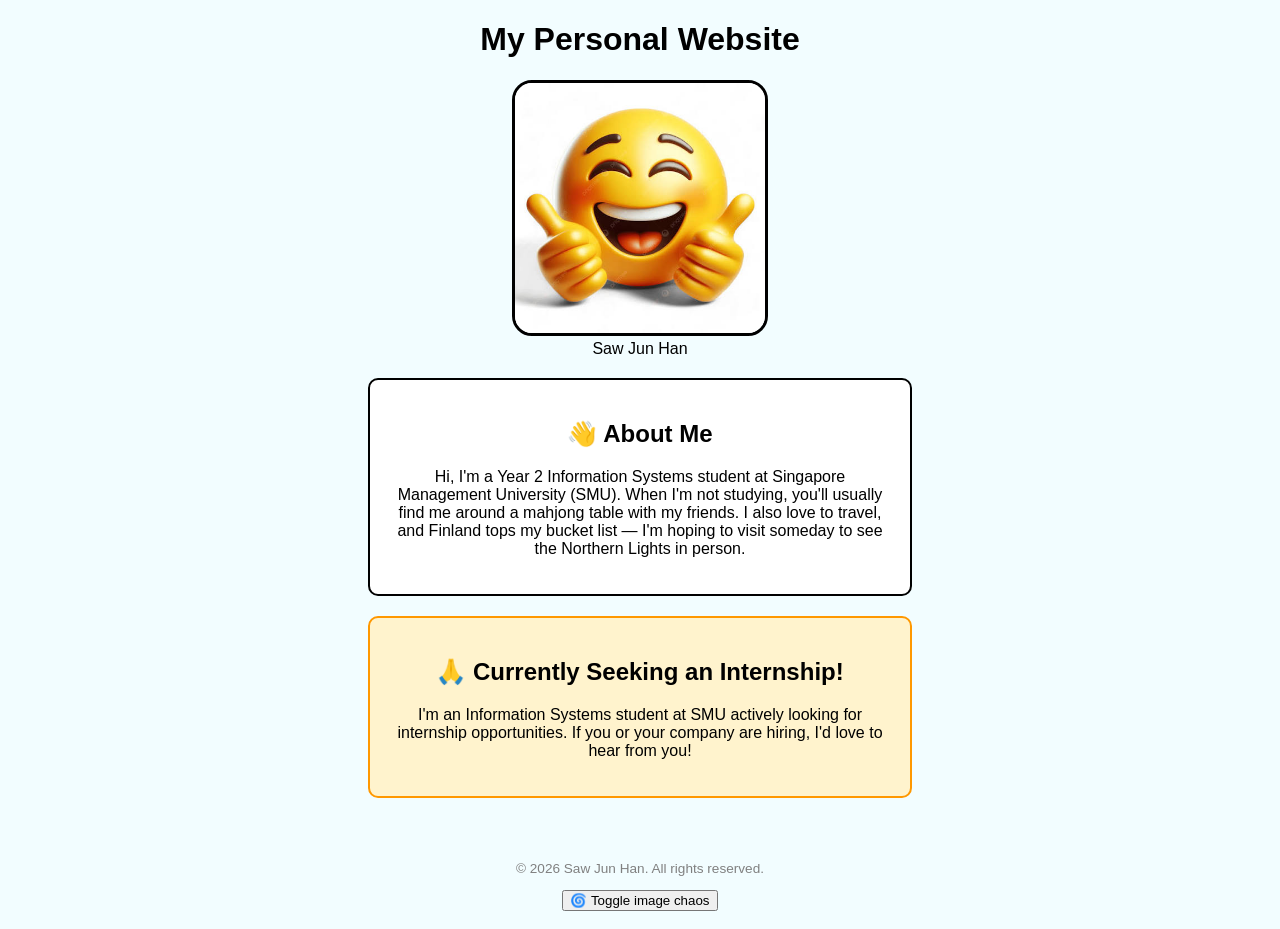
<file: index.html>
<!DOCTYPE html>
<html lang="en">
<head>
    <meta charset="UTF-8" />
    <title>Saw Jun Han — Personal Website</title>
    <link rel="stylesheet" href="mestyles.css"/>
</head>
<body>

    <h1>My Personal Website</h1>

    <!-- 1. Photo of myself -->
    <figure>
        <img src="meimages/me.png" alt="Cartoonised photo of me smiling" />
        <figcaption>Saw Jun Han</figcaption>
    </figure>

    <!-- 2. YouTube video: favorite travel destination (autoplay, muted) -->
    <iframe
        width="560"
        height="315"
        src="https://www.youtube.com/embed/93QUsSxqAfk?autoplay=1&mute=1"
        title="My favorite travel destination"
        frameborder="0"
        allow="autoplay; encrypted-media"
        allowfullscreen>
    </iframe>

    <!-- 3. Biography (will be boxed with CSS later) -->
    <div class="bio-box">
        <h2>👋 About Me</h2>
        <p>
            Hi, I'm a Year 2 Information Systems student at Singapore Management University (SMU).
            When I'm not studying, you'll usually find me around a mahjong table with my friends.
            I also love to travel, and Finland tops my bucket list — I'm hoping to visit someday
            to see the Northern Lights in person.
        </p>
        <span class="wave-emoji" style="--i:0;">👋</span>
        <span class="wave-emoji" style="--i:1;">👋</span>
        <span class="wave-emoji" style="--i:2;">👋</span>
        <span class="wave-emoji" style="--i:3;">👋</span>
        <span class="wave-emoji" style="--i:4;">👋</span>
        <span class="wave-emoji" style="--i:5;">👋</span>
        <span class="wave-emoji" style="--i:6;">👋</span>
        <span class="wave-emoji" style="--i:7;">👋</span>
    </div>

    <!-- 4. Extra: looking for an internship -->
    <section class="internship-callout">
        <h2>🙏 Currently Seeking an Internship!</h2>
        <p>
            I'm an Information Systems student at SMU actively looking for internship opportunities.
            If you or your company are hiring, I'd love to hear from you!
        </p>
        <span class="pray-emoji" style="--i:0;">🙏</span>
        <span class="pray-emoji" style="--i:1;">🙏</span>
        <span class="pray-emoji" style="--i:2;">🙏</span>
        <span class="pray-emoji" style="--i:3;">🙏</span>
        <span class="pray-emoji" style="--i:4;">🙏</span>
        <span class="pray-emoji" style="--i:5;">🙏</span>
        <span class="pray-emoji" style="--i:6;">🙏</span>
        <span class="pray-emoji" style="--i:7;">🙏</span>
    </section>


    <footer>
        <p>&copy; 2026 Saw Jun Han. All rights reserved.</p>
        <button id="chaos-toggle" type="button">🌀 Toggle image chaos</button>
    </footer>

    <script>
        (function () {
            var timerId = null;
            var frame = 0;
            var button = document.getElementById('chaos-toggle');

            function tick() {
                var images = document.getElementsByTagName('img');
                for (var i = 0; i < images.length; i++) {
                    var style = images[i].style;
                    style.position = 'fixed';
                    style.left = (Math.sin(frame * 0.1 + i * 0.25 + 1.6) * 300 + 300) + 'px';
                    style.top = (Math.cos(frame * 0.05 + i * 0.24 + 0.24) * 200 + 200) + 'px';
                }
                frame++;
            }

            function stop() {
                clearInterval(timerId);
                timerId = null;
                var images = document.getElementsByTagName('img');
                for (var i = 0; i < images.length; i++) {
                    images[i].style.position = '';
                    images[i].style.left = '';
                    images[i].style.top = '';
                }
                button.textContent = '🌀 Toggle image chaos';
            }

            function start() {
                frame = 0;
                timerId = setInterval(tick, 30);
                button.textContent = '🛑 Stop image chaos';
            }

            button.addEventListener('click', function () {
                if (timerId) {
                    stop();
                } else {
                    start();
                }
            });
        })();
    </script>

</body>
</file>
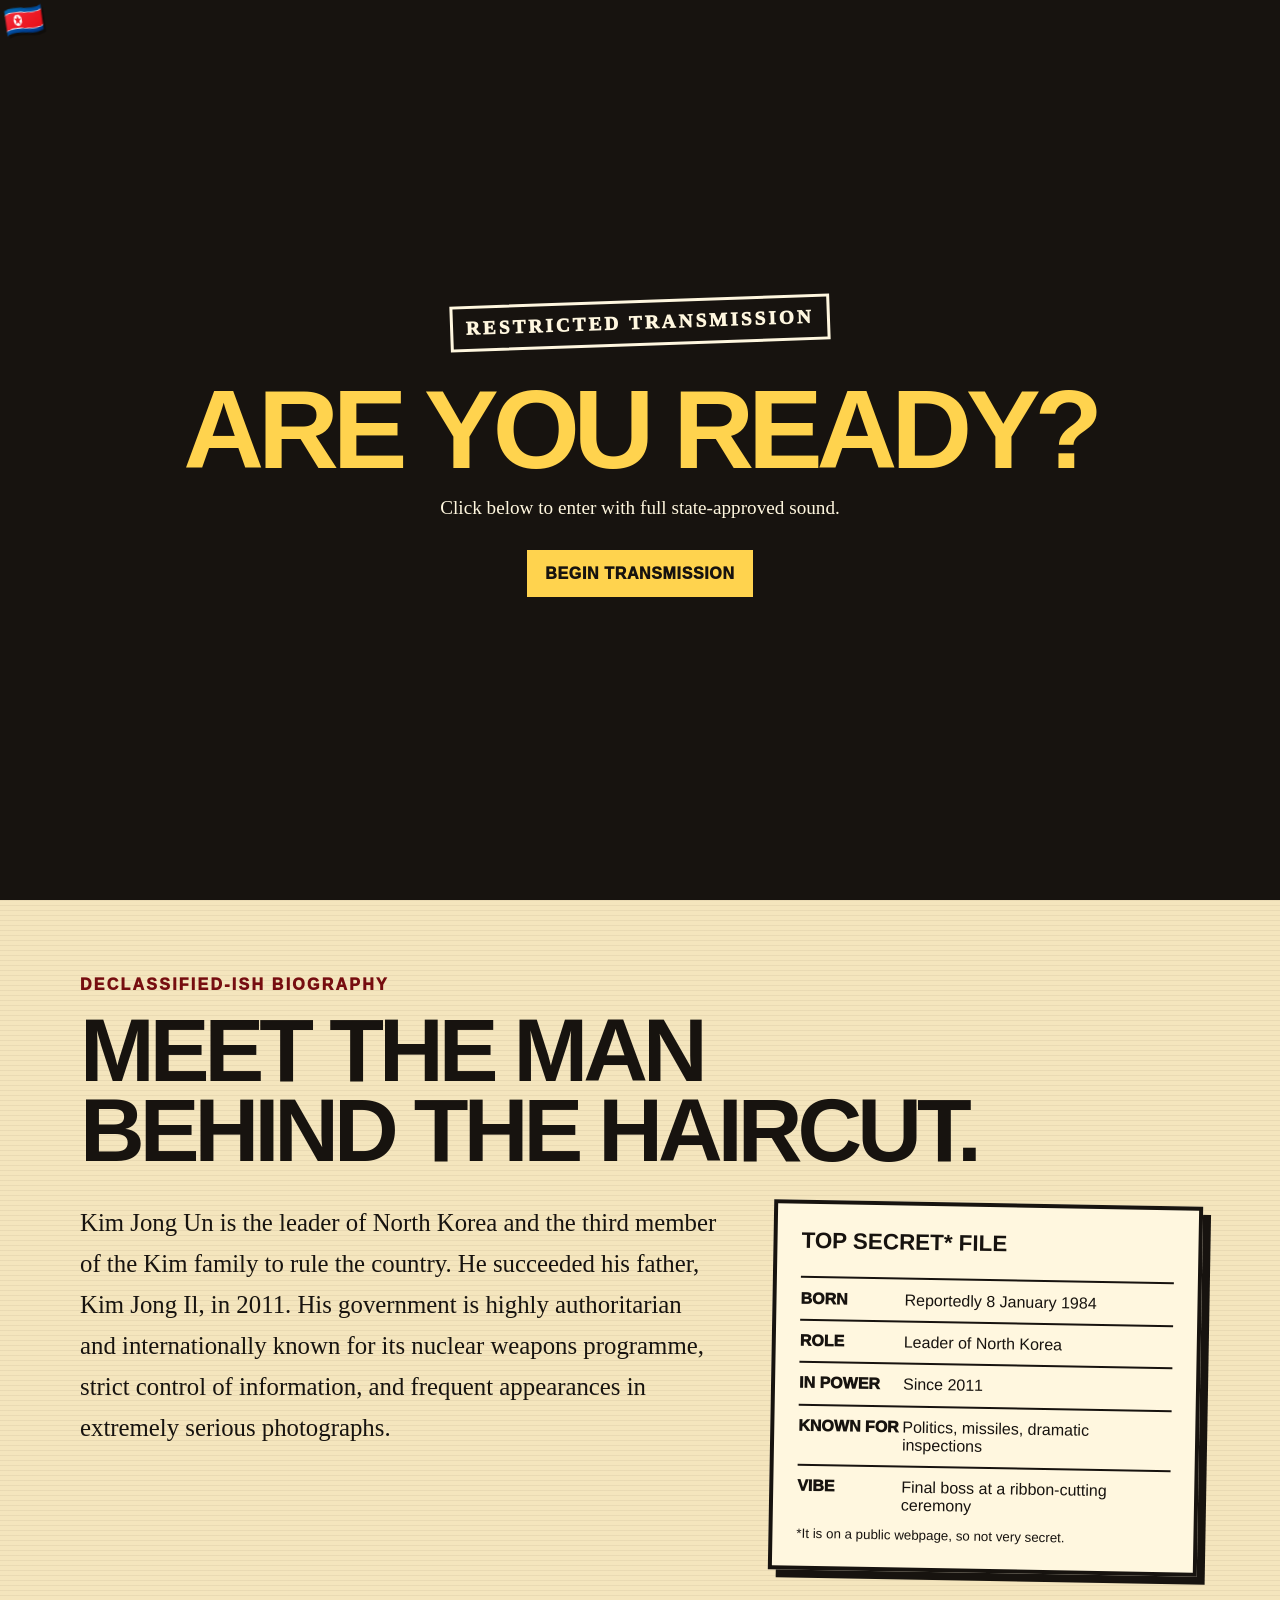
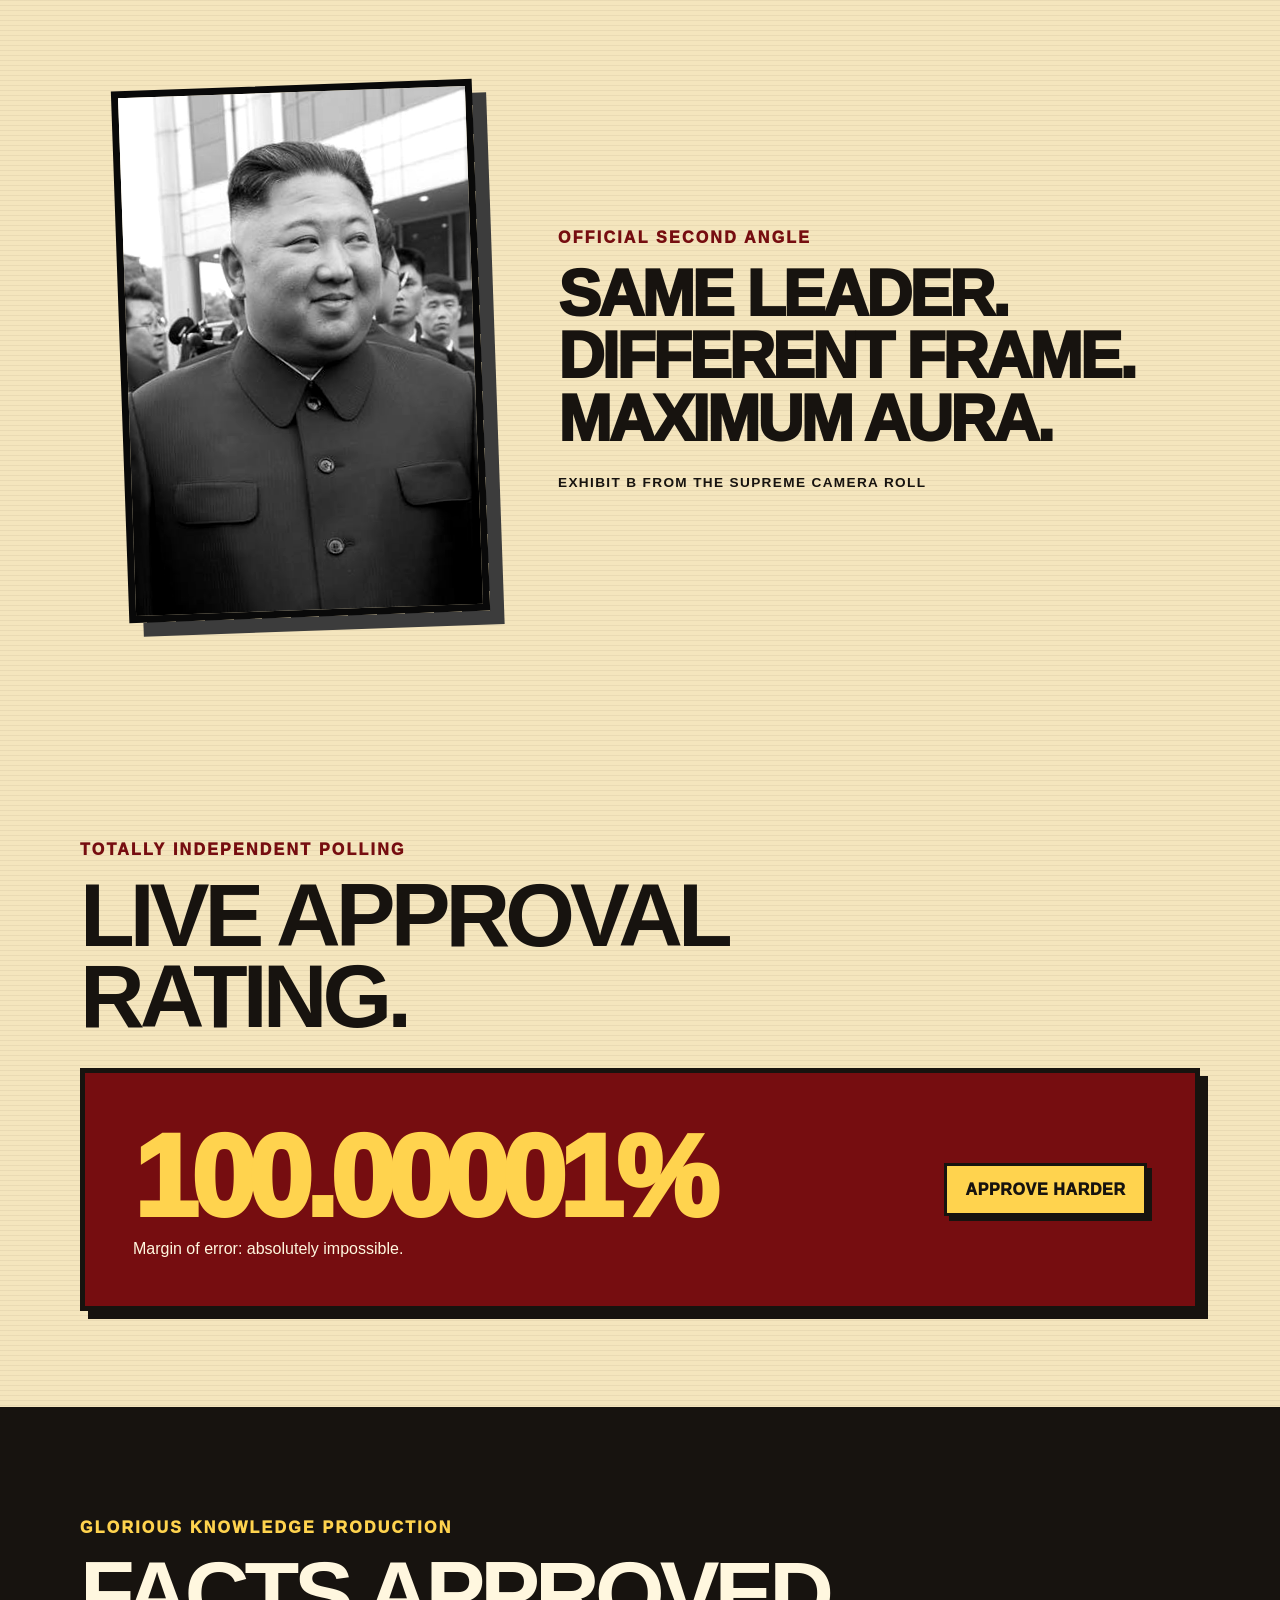
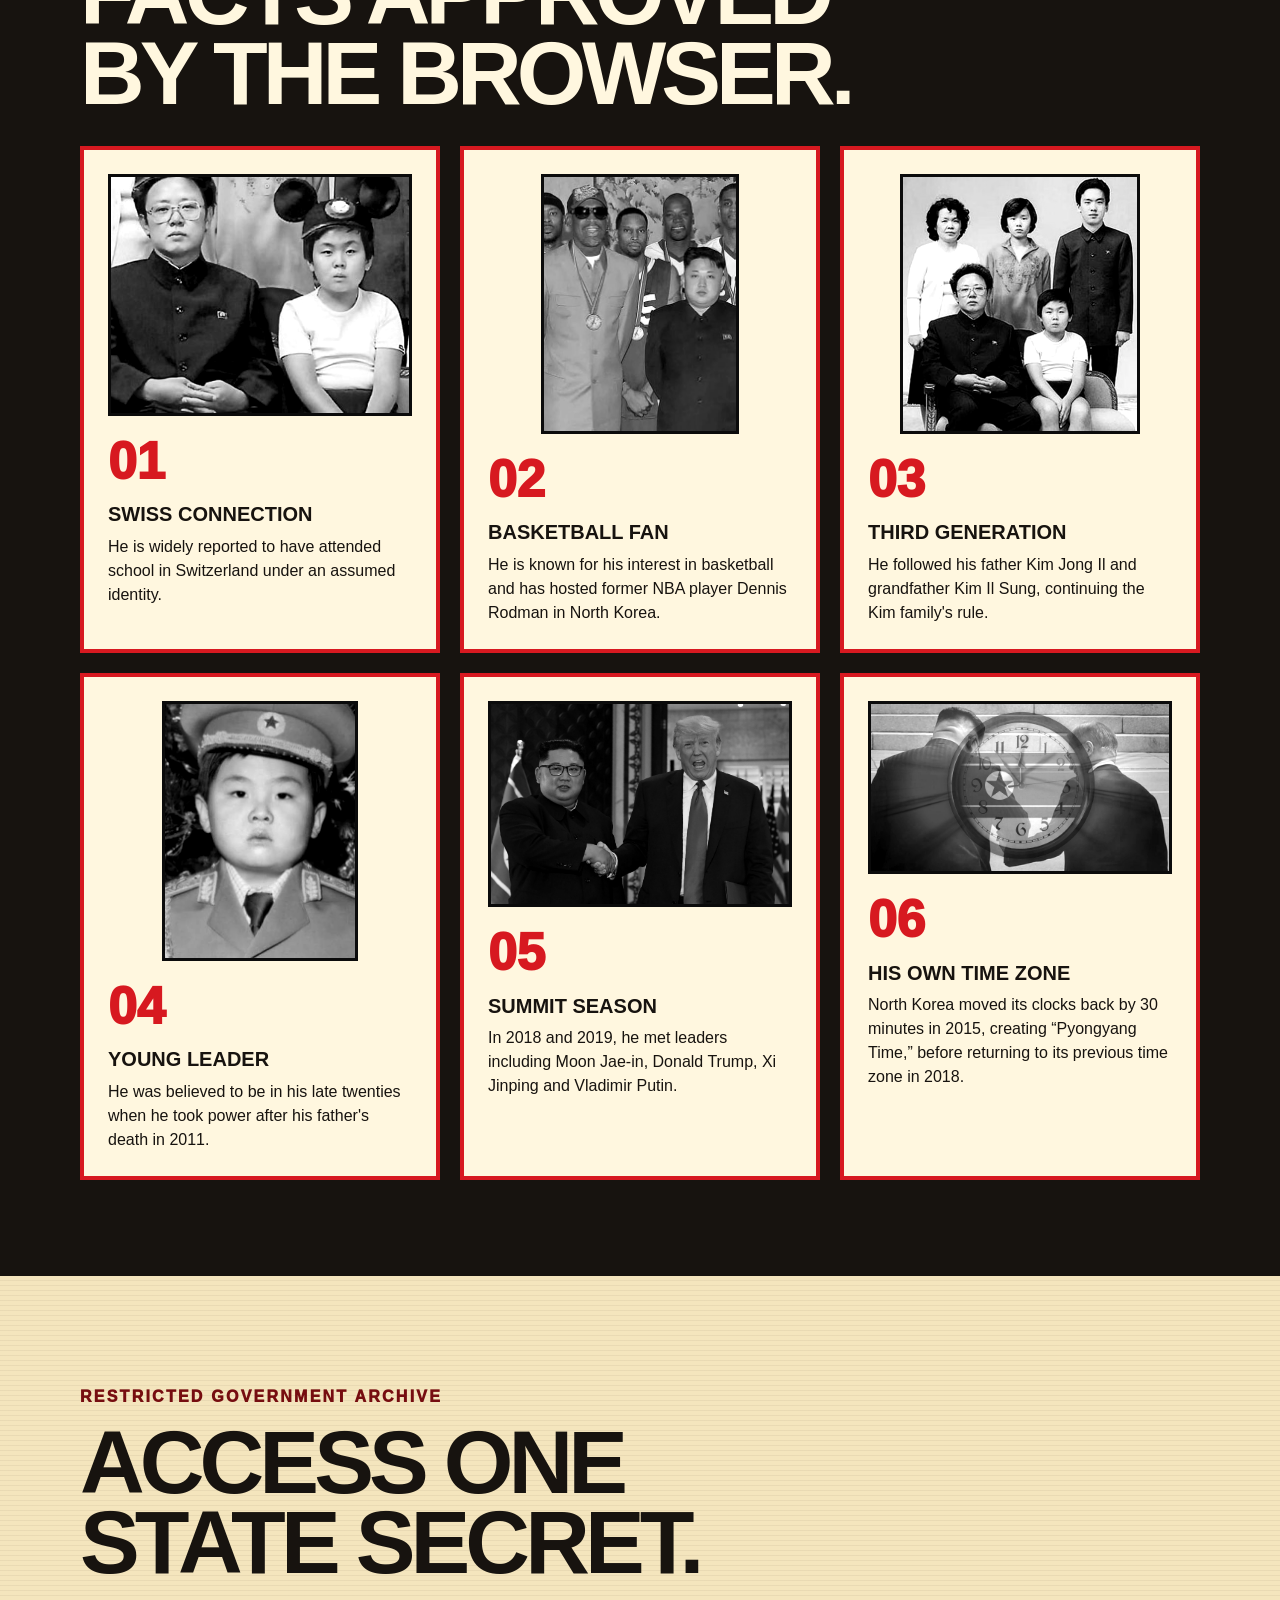
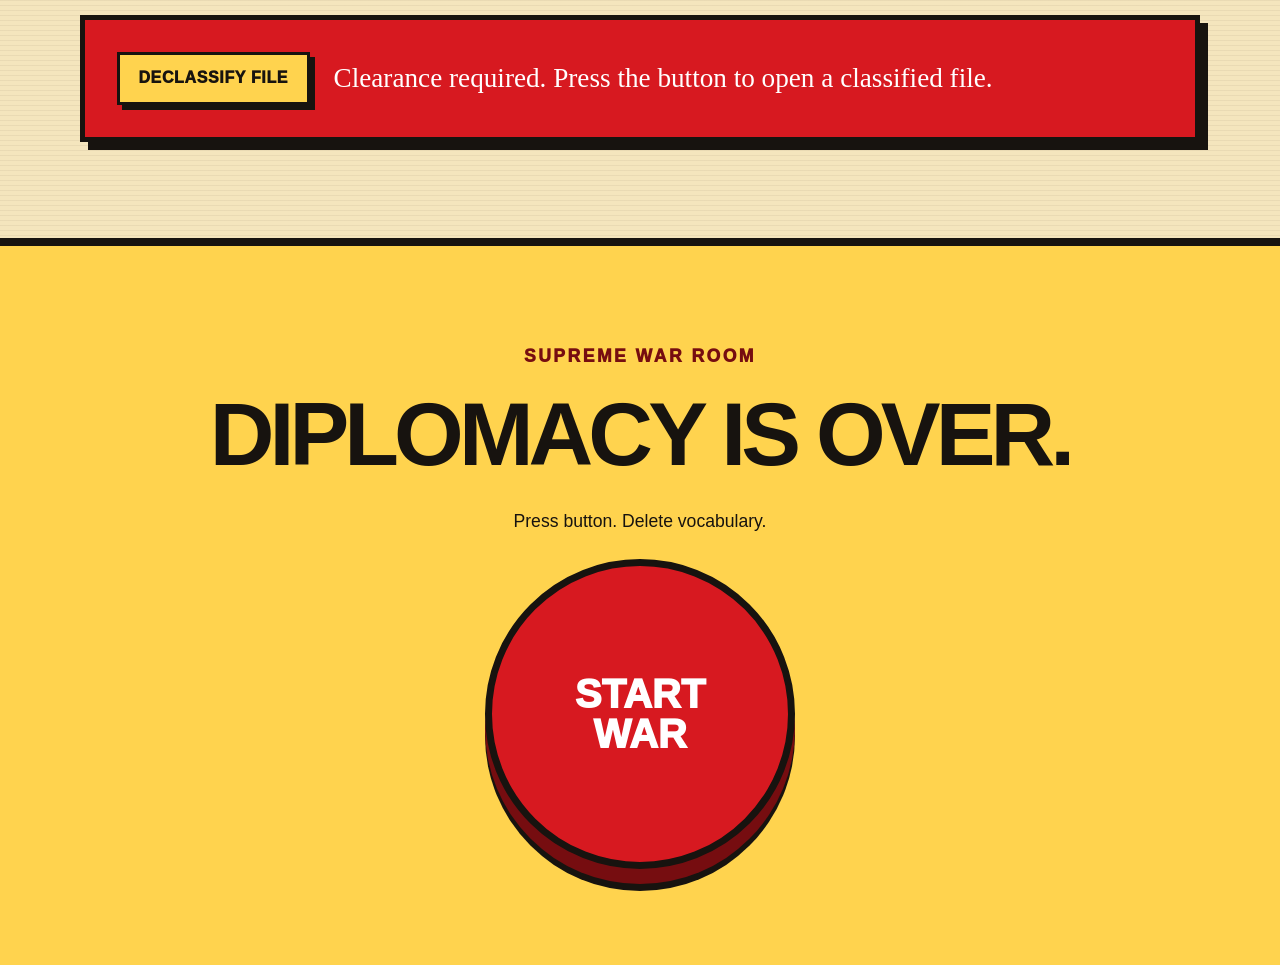
<file: fanpage.html>
<!DOCTYPE html>
<html lang="en">
<head>
  <meta charset="UTF-8">
  <meta name="viewport" content="width=device-width, initial-scale=1.0">
  <meta name="description" content="A humorous, satirical fan page about Kim Jong Un, built with vanilla HTML, CSS, and JavaScript.">
  <title>Supreme Fan Page — Kim Jong Un</title>
  <style>
    :root {
      --red: #d71920;
      --deep-red: #760d10;
      --gold: #ffd34e;
      --ink: #17130f;
      --paper: #f4e5bd;
      --cream: #fff7df;
      --shadow: 8px 8px 0 var(--ink);
    }

    * { box-sizing: border-box; }

    html { scroll-behavior: smooth; }

    body {
      margin: 0;
      color: var(--ink);
      background:
        linear-gradient(rgba(23, 19, 15, .05) 1px, transparent 1px),
        var(--paper);
      background-size: 100% 5px;
      font-family: Arial, Helvetica, sans-serif;
      overflow-x: hidden;
      cursor: none;
    }

    body::before {
      content: "";
      position: fixed;
      inset: 0;
      pointer-events: none;
      z-index: 50;
      opacity: .18;
      background-image: url("data:image/svg+xml,%3Csvg viewBox='0 0 180 180' xmlns='http://www.w3.org/2000/svg'%3E%3Cfilter id='n'%3E%3CfeTurbulence type='fractalNoise' baseFrequency='.85' numOctaves='3' stitchTiles='stitch'/%3E%3C/filter%3E%3Crect width='100%25' height='100%25' filter='url(%23n)' opacity='.32'/%3E%3C/svg%3E");
      mix-blend-mode: multiply;
    }

    a { color: inherit; }

    .top-strip {
      padding: .65rem 1rem;
      color: var(--cream);
      background: var(--ink);
      text-align: center;
      font-size: .78rem;
      font-weight: 900;
      letter-spacing: .18em;
      text-transform: uppercase;
    }

    .entry-gate,
    .broadcast-intro {
      position: fixed;
      inset: 0;
      z-index: 1000;
      display: none;
      place-items: center;
      padding: 2rem;
      color: var(--cream);
      background: var(--red);
      text-align: center;
    }

    .entry-gate {
      display: grid;
      background: var(--ink);
    }

    .entry-gate h2 {
      margin-bottom: 1rem;
      color: var(--gold);
      font-size: clamp(3rem, 10vw, 7rem);
    }

    .entry-gate p {
      max-width: 500px;
      margin: 0 auto 1.8rem;
      font-family: Georgia, 'Times New Roman', serif;
      font-size: 1.2rem;
    }

    .broadcast-intro.show { display: grid; }

    .broadcast-star {
      margin-bottom: 1rem;
      color: var(--gold);
      font-size: clamp(5rem, 18vw, 10rem);
      line-height: 1;
      animation: broadcast-pulse .8s ease-in-out infinite alternate;
    }

    .broadcast-intro h2 {
      margin-bottom: .8rem;
      font-size: clamp(2.7rem, 9vw, 7rem);
    }

    .broadcast-intro p {
      margin: 0;
      font-weight: 1000;
      letter-spacing: .16em;
      text-transform: uppercase;
    }

    .broadcast-loader {
      width: min(420px, 75vw);
      height: 13px;
      margin: 2rem auto 0;
      border: 3px solid var(--cream);
    }

    .broadcast-loader::before {
      content: "";
      display: block;
      width: 0;
      height: 100%;
      background: var(--gold);
      animation: broadcast-load 5s linear forwards;
    }

    @keyframes broadcast-pulse { to { transform: scale(1.1) rotate(4deg); } }
    @keyframes broadcast-load { to { width: 100%; } }

    .cursor-target {
      position: fixed;
      left: 0;
      top: 0;
      z-index: 1100;
      width: auto;
      height: auto;
      pointer-events: none;
      font-size: 2rem;
      line-height: 1;
      filter: drop-shadow(2px 3px 0 rgba(0, 0, 0, .35));
      transform: translate(4px, 4px) rotate(-8deg);
      transition: transform .12s;
    }

    .cursor-target.active { transform: translate(4px, 4px) rotate(8deg) scale(.78); }

    .hero {
      min-height: 92vh;
      position: relative;
      display: grid;
      place-items: center;
      overflow: hidden;
      color: var(--cream);
      background: var(--red);
      border-bottom: 10px solid var(--ink);
      isolation: isolate;
    }

    .hero::before {
      content: "";
      position: absolute;
      width: 120vmax;
      height: 120vmax;
      z-index: -2;
      background: repeating-conic-gradient(from -10deg, rgba(255, 211, 78, .35) 0 8deg, transparent 8deg 18deg);
      animation: slow-turn 70s linear infinite;
    }

    .hero::after {
      content: "";
      position: absolute;
      inset: 0;
      z-index: -1;
      background: radial-gradient(circle at 68% 45%, transparent 0 12rem, rgba(85, 5, 8, .22) 28rem, rgba(85, 5, 8, .5));
    }

    @keyframes slow-turn { to { transform: rotate(360deg); } }

    .hero-inner {
      width: min(1180px, 92%);
      display: grid;
      grid-template-columns: 1.1fr .9fr;
      align-items: center;
      gap: clamp(2rem, 5vw, 5rem);
      padding: 5rem 0;
    }

    .eyebrow, .stamp {
      display: inline-block;
      margin: 0 0 1rem;
      padding: .55rem .8rem;
      border: 3px solid currentColor;
      font-size: .75rem;
      font-weight: 1000;
      letter-spacing: .16em;
      text-transform: uppercase;
      transform: rotate(-2deg);
    }

    h1 {
      max-width: 700px;
      margin: 0;
      font-size: clamp(4.7rem, 12vw, 10rem);
      line-height: .76;
      letter-spacing: -.075em;
      text-transform: uppercase;
      text-shadow: 7px 7px 0 var(--deep-red);
    }

    .hero-copy {
      max-width: 600px;
      margin: 1.7rem 0 2rem;
      font-family: Georgia, 'Times New Roman', serif;
      font-size: clamp(1.05rem, 2vw, 1.35rem);
      line-height: 1.55;
    }

    .hero-buttons { display: flex; flex-wrap: wrap; gap: .9rem; }

    .button {
      border: 3px solid var(--ink);
      padding: .9rem 1.15rem;
      color: var(--ink);
      background: var(--gold);
      box-shadow: 5px 5px 0 var(--ink);
      font: inherit;
      font-weight: 1000;
      letter-spacing: .04em;
      text-decoration: none;
      text-transform: uppercase;
      cursor: pointer;
      transition: transform .15s, box-shadow .15s;
    }

    .button:hover { transform: translate(3px, 3px); box-shadow: 2px 2px 0 var(--ink); }
    .button:focus-visible { outline: 4px solid white; outline-offset: 4px; }

    .portrait-wrap { position: relative; justify-self: center; }

    .portrait {
      display: block;
      width: min(390px, 76vw);
      aspect-ratio: 3 / 4;
      object-fit: cover;
      object-position: center top;
      filter: grayscale(100%) contrast(1.12);
      border: 8px solid var(--cream);
      box-shadow: 16px 16px 0 var(--ink);
      transform: rotate(2deg);
    }

    .portrait-label {
      position: absolute;
      right: -1.5rem;
      bottom: 1.3rem;
      padding: .75rem 1rem;
      color: var(--ink);
      background: var(--gold);
      border: 3px solid var(--ink);
      box-shadow: 5px 5px 0 var(--ink);
      font-weight: 1000;
      text-transform: uppercase;
      transform: rotate(-4deg);
    }

    main { width: min(1120px, 90%); margin: 0 auto; }

    section { padding: 6rem 0; }

    .section-label { color: var(--deep-red); font-weight: 1000; letter-spacing: .14em; text-transform: uppercase; }

    h2 {
      margin: .35rem 0 2rem;
      font-size: clamp(2.7rem, 7vw, 5.8rem);
      line-height: .9;
      letter-spacing: -.055em;
      text-transform: uppercase;
    }

    .bio-grid { display: grid; grid-template-columns: 1.2fr .8fr; gap: 3rem; align-items: start; }

    .bio-copy {
      margin: 0;
      font-family: Georgia, 'Times New Roman', serif;
      font-size: clamp(1.15rem, 2vw, 1.55rem);
      line-height: 1.65;
    }

    .dossier {
      padding: 1.5rem;
      background: var(--cream);
      border: 4px solid var(--ink);
      box-shadow: var(--shadow);
      transform: rotate(1deg);
    }

    .dossier h3 { margin-top: 0; font-size: 1.4rem; text-transform: uppercase; }
    .dossier dl { margin: 0; }
    .dossier div { display: grid; grid-template-columns: 6.5rem 1fr; padding: .7rem 0; border-top: 2px solid var(--ink); }
    dt { font-weight: 1000; text-transform: uppercase; }
    dd { margin: 0; }

    .facts-section { width: 100vw; margin-left: calc(50% - 50vw); padding-inline: max(5%, calc((100vw - 1120px) / 2)); color: var(--cream); background: var(--ink); }
    .facts-section .section-label { color: var(--gold); }
    .facts-grid { display: grid; grid-template-columns: repeat(3, 1fr); gap: 1.25rem; }

    .fact-card {
      position: relative;
      min-height: 245px;
      padding: 1.5rem;
      color: var(--ink);
      background: var(--cream);
      border: 4px solid var(--red);
      transition: transform .2s;
    }

    .fact-card:hover { transform: translateY(-7px) rotate(-1deg); }
    .fact-number { color: var(--red); font-size: 3.2rem; font-weight: 1000; line-height: 1; }
    .fact-card h3 { margin: 1rem 0 .55rem; font-size: 1.25rem; text-transform: uppercase; }
    .fact-card p { margin: 0; line-height: 1.5; }

    .fact-photo {
      display: block;
      width: auto;
      max-width: 100%;
      height: auto;
      max-height: 260px;
      margin: 0 auto 1.25rem;
      object-fit: contain;
      border: 3px solid var(--ink);
      filter: grayscale(100%) contrast(1.08);
    }

    .photo-break {
      display: grid;
      grid-template-columns: minmax(240px, .75fr) 1.25fr;
      align-items: center;
      gap: clamp(2rem, 6vw, 5rem);
      padding: 0 0 6rem;
    }

    .photo-break img {
      width: 100%;
      max-height: 580px;
      object-fit: cover;
      object-position: center top;
      border: 7px solid var(--ink);
      box-shadow: 14px 14px 0 var(--red);
      filter: grayscale(100%) contrast(1.1);
      transform: rotate(-2deg);
    }

    .photo-break blockquote {
      margin: 0;
      font-size: clamp(2rem, 5vw, 4.6rem);
      font-weight: 1000;
      line-height: .98;
      letter-spacing: -.045em;
      text-transform: uppercase;
    }

    .photo-break figcaption {
      margin-top: 1.5rem;
      font-size: .85rem;
      font-weight: 900;
      letter-spacing: .1em;
      text-transform: uppercase;
    }

    .fun-fact-box {
      display: grid;
      grid-template-columns: auto 1fr;
      gap: 1.5rem;
      align-items: center;
      padding: 2rem;
      background: var(--red);
      color: white;
      border: 5px solid var(--ink);
      box-shadow: var(--shadow);
    }

    .approval-box {
      display: grid;
      grid-template-columns: 1fr auto;
      gap: 2rem;
      align-items: center;
      padding: clamp(1.5rem, 4vw, 3rem);
      color: var(--cream);
      background: var(--deep-red);
      border: 5px solid var(--ink);
      box-shadow: var(--shadow);
    }

    .approval-number {
      display: block;
      margin: .3rem 0;
      color: var(--gold);
      font-size: clamp(3rem, 9vw, 7.5rem);
      font-weight: 1000;
      line-height: .9;
      letter-spacing: -.06em;
    }

    .approval-box p { margin: .6rem 0 0; }

    .fun-fact-box .button { min-width: 190px; }
    #randomFact { margin: 0; font-family: Georgia, 'Times New Roman', serif; font-size: clamp(1.2rem, 2.5vw, 1.7rem); line-height: 1.45; }
    #randomFact.pop { animation: pop .35s ease; }
    @keyframes pop { 50% { transform: scale(1.04) rotate(-1deg); } }

    .danger-zone {
      width: 100vw;
      margin-left: calc(50% - 50vw);
      padding-inline: 5%;
      text-align: center;
      background: var(--gold);
      border-top: 8px solid var(--ink);
    }

    .danger-zone p { max-width: 680px; margin: 0 auto 1.5rem; font-size: 1.1rem; line-height: 1.6; }

    .nuke-button {
      position: relative;
      border: 7px solid var(--ink);
      border-radius: 50%;
      width: min(310px, 78vw);
      aspect-ratio: 1;
      color: white;
      background: var(--red);
      box-shadow: 0 15px 0 var(--deep-red), 0 22px 0 var(--ink);
      font: 1000 clamp(1.5rem, 6vw, 2.5rem)/1 Arial, sans-serif;
      text-transform: uppercase;
      cursor: pointer;
      transition: transform .15s, box-shadow .15s;
    }

    .nuke-button:hover { transform: translateY(6px); box-shadow: 0 9px 0 var(--deep-red), 0 16px 0 var(--ink); }
    .nuke-button:active { transform: translateY(13px); box-shadow: 0 2px 0 var(--deep-red), 0 8px 0 var(--ink); }
    .nuke-button:focus-visible { outline: 6px dashed var(--red); outline-offset: 10px; }

    footer { padding: 2.5rem 5%; color: var(--cream); background: var(--ink); text-align: center; line-height: 1.6; }
    footer a { color: var(--gold); }

    .countdown, .aftermath {
      position: fixed;
      inset: 0;
      z-index: 100;
      display: none;
      place-items: center;
      color: white;
      background: rgba(20, 0, 0, .9);
      text-align: center;
    }

    .countdown.show, .aftermath.show { display: grid; }
    #countNumber { font-size: min(50vw, 22rem); font-weight: 1000; line-height: 1; text-shadow: 10px 10px 0 var(--red); }

    .flash { position: fixed; inset: 0; z-index: 110; pointer-events: none; background: white; animation: flash-out .8s forwards; }
    @keyframes flash-out { 0%, 25% { opacity: 1; } 100% { opacity: 0; } }

    body.shaking { animation: shake .65s linear; }
    @keyframes shake {
      0%, 100% { transform: translate(0); }
      15% { transform: translate(-12px, 8px) rotate(-1deg); }
      35% { transform: translate(11px, -9px) rotate(1deg); }
      55% { transform: translate(-8px, -4px); }
      75% { transform: translate(7px, 7px); }
    }

    .word-bombed {
      display: inline-block;
      animation: word-blast 1.15s cubic-bezier(.2,.7,.2,1) forwards;
      animation-delay: var(--delay);
    }

    @keyframes word-blast {
      25% { color: var(--red); }
      100% { transform: translate(var(--fly-x), var(--fly-y)) rotate(var(--spin)) scale(.15); opacity: 0; filter: blur(4px); }
    }

    .aftermath { background: #120e0b; }
    .aftermath-card { max-width: 650px; padding: 2rem; }
    .aftermath h2 { color: var(--gold); }

    @media (max-width: 820px) {
      .hero-inner, .bio-grid { grid-template-columns: 1fr; }
      .hero-copy-block { text-align: center; }
      .hero-buttons { justify-content: center; }
      .portrait-wrap { order: -1; }
      .portrait { width: min(285px, 70vw); }
      .facts-grid { grid-template-columns: 1fr; }
      .fun-fact-box { grid-template-columns: 1fr; }
      .approval-box { grid-template-columns: 1fr; }
      .photo-break { grid-template-columns: 1fr; }
      .photo-break img { max-height: 470px; }
      .dossier { transform: none; }
    }

    @media (prefers-reduced-motion: reduce) {
      *, *::before, *::after { scroll-behavior: auto !important; animation-duration: .01ms !important; animation-iteration-count: 1 !important; }
    }

    @media (hover: none), (pointer: coarse) {
      body { cursor: auto; }
      .cursor-target { display: none; }
    }
  </style>
</head>
<body>
  <div class="entry-gate" id="entryGate" role="dialog" aria-modal="true" aria-labelledby="entry-title">
    <div>
      <p class="stamp">Restricted transmission</p>
      <h2 id="entry-title">Are you ready?</h2>
      <p>Click below to enter with full state-approved sound.</p>
      <button class="button" id="beginButton" type="button">Begin transmission</button>
    </div>
  </div>

  <div class="broadcast-intro" id="broadcastIntro" aria-live="polite">
    <div>
      <div class="broadcast-star" aria-hidden="true">★</div>
      <h2>Emergency broadcast</h2>
      <p>Official transmission incoming</p>
      <div class="broadcast-loader" aria-hidden="true"></div>
    </div>
  </div>

  <div class="cursor-target" id="cursorTarget" aria-hidden="true">🇰🇵</div>

  <div class="top-strip">★ One page • One leader • Zero frameworks ★</div>

  <header class="hero">
    <div class="hero-inner">
      <div class="hero-copy-block">
        <h1>Kim<br>Jong Un</h1>
        <p class="hero-copy">Politician. Missile enthusiast. Owner of perhaps the most structurally confident haircut in world politics.</p>
        <div class="hero-buttons">
          <a class="button" href="#dossier">Open the dossier</a>
          <a class="button" href="#intel">Access state secrets</a>
          <a class="button" href="#danger">Start war</a>
        </div>
      </div>

      <figure class="portrait-wrap">
        <img class="portrait" src="images/kim-jong-un.jpeg" alt="Portrait of Kim Jong Un">
        <figcaption class="portrait-label">100% Supreme<br>0% Stock Photo</figcaption>
      </figure>
    </div>
  </header>

  <main id="main-content">
    <section id="dossier">
      <p class="section-label">Declassified-ish biography</p>
      <h2>Meet the man<br>behind the haircut.</h2>
      <div class="bio-grid">
        <p class="bio-copy">Kim Jong Un is the leader of North Korea and the third member of the Kim family to rule the country. He succeeded his father, Kim Jong Il, in 2011. His government is highly authoritarian and internationally known for its nuclear weapons programme, strict control of information, and frequent appearances in extremely serious photographs.</p>

        <aside class="dossier" aria-label="Quick profile">
          <h3>Top Secret* File</h3>
          <dl>
            <div><dt>Born</dt><dd>Reportedly 8 January 1984</dd></div>
            <div><dt>Role</dt><dd>Leader of North Korea</dd></div>
            <div><dt>In power</dt><dd>Since 2011</dd></div>
            <div><dt>Known for</dt><dd>Politics, missiles, dramatic inspections</dd></div>
            <div><dt>Vibe</dt><dd>Final boss at a ribbon-cutting ceremony</dd></div>
          </dl>
          <small>*It is on a public webpage, so not very secret.</small>
        </aside>
      </div>
    </section>

    <figure class="photo-break">
      <img src="images/kim-jong-un2.jpg" alt="Kim Jong Un during a public appearance" loading="lazy">
      <div>
        <p class="section-label">Official second angle</p>
        <blockquote>Same leader.<br>Different frame.<br>Maximum aura.</blockquote>
        <figcaption>Exhibit B from the Supreme Camera Roll</figcaption>
      </div>
    </figure>

    <section aria-labelledby="approval-title">
      <p class="section-label">Totally independent polling</p>
      <h2 id="approval-title">Live approval<br>rating.</h2>
      <div class="approval-box">
        <div>
          <span class="approval-number" id="approvalNumber">100.00001%</span>
          <p id="approvalMessage" aria-live="polite">Margin of error: absolutely impossible.</p>
        </div>
        <button class="button" id="approveButton" type="button">Approve harder</button>
      </div>
    </section>

    <section class="facts-section" id="facts">
      <p class="section-label">Glorious knowledge production</p>
      <h2>Facts approved<br>by the browser.</h2>
      <div class="facts-grid">
        <article class="fact-card">
          <img class="fact-photo" src="images/swiss-kim.jpg" alt="A young Kim Jong Un during his reported school years in Switzerland" loading="lazy">
          <span class="fact-number">01</span>
          <h3>Swiss connection</h3>
          <p>He is widely reported to have attended school in Switzerland under an assumed identity.</p>
        </article>
        <article class="fact-card">
          <img class="fact-photo" src="images/basketball.jpg" alt="Kim Jong Un pictured with a basketball player" loading="lazy">
          <span class="fact-number">02</span>
          <h3>Basketball fan</h3>
          <p>He is known for his interest in basketball and has hosted former NBA player Dennis Rodman in North Korea.</p>
        </article>
        <article class="fact-card">
          <img class="fact-photo" src="images/kim-fam.jpg" alt="Three generations of North Korea's Kim family leadership" loading="lazy">
          <span class="fact-number">03</span>
          <h3>Third generation</h3>
          <p>He followed his father Kim Jong Il and grandfather Kim Il Sung, continuing the Kim family's rule.</p>
        </article>
        <article class="fact-card">
          <img class="fact-photo" src="images/youngkim.jpg" alt="A younger Kim Jong Un" loading="lazy">
          <span class="fact-number">04</span>
          <h3>Young leader</h3>
          <p>He was believed to be in his late twenties when he took power after his father's death in 2011.</p>
        </article>
        <article class="fact-card">
          <img class="fact-photo" src="images/kim-trump.jpg" alt="Kim Jong Un and Donald Trump meeting at a summit" loading="lazy">
          <span class="fact-number">05</span>
          <h3>Summit season</h3>
          <p>In 2018 and 2019, he met leaders including Moon Jae-in, Donald Trump, Xi Jinping and Vladimir Putin.</p>
        </article>
        <article class="fact-card">
          <img class="fact-photo" src="images/timezone.jpg" alt="Clocks representing North Korea's temporary Pyongyang Time zone" loading="lazy">
          <span class="fact-number">06</span>
          <h3>His own time zone</h3>
          <p>North Korea moved its clocks back by 30 minutes in 2015, creating “Pyongyang Time,” before returning to its previous time zone in 2018.</p>
        </article>
      </div>
    </section>

    <section id="intel" aria-labelledby="fact-machine-title">
      <p class="section-label">Restricted government archive</p>
      <h2 id="fact-machine-title">Access one<br>state secret.</h2>
      <div class="fun-fact-box">
        <button class="button" id="factButton" type="button">Declassify file</button>
        <p id="randomFact" aria-live="polite">Clearance required. Press the button to open a classified file.</p>
      </div>
    </section>

    <section class="danger-zone" id="danger">
      <p class="section-label">Supreme war room</p>
      <h2>Diplomacy is over.</h2>
      <p>Press button. Delete vocabulary.</p>
      <button class="nuke-button" id="nukeButton" type="button">Start<br>war</button>
    </section>
  </main>

  <div class="countdown" id="countdown" role="alert" aria-live="assertive">
    <span id="countNumber">3</span>
  </div>

  <div class="aftermath" id="aftermath" role="dialog" aria-modal="true" aria-labelledby="aftermath-title">
    <div class="aftermath-card">
      <p class="stamp">Official incident report</p>
      <h2 id="aftermath-title">War won.<br>Words lost.</h2>
      <p>The vocabulary never stood a chance.</p>
      <button class="button" id="restoreButton" type="button">Rebuild the nation</button>
    </div>
  </div>

  <audio id="explosionSound" preload="auto">
    <source src="audio/explosion.mp3" type="audio/mpeg">
  </audio>
  <audio id="alarmSound" preload="auto" loop>
    <source src="audio/alarm.mp3" type="audio/mpeg">
  </audio>

  <script>
    const entryGate = document.querySelector('#entryGate');
    const beginButton = document.querySelector('#beginButton');
    const broadcastIntro = document.querySelector('#broadcastIntro');
    const alarmSound = document.querySelector('#alarmSound');
    alarmSound.volume = 0.55;

    beginButton.addEventListener('click', () => {
      entryGate.style.display = 'none';
      broadcastIntro.classList.add('show');
      alarmSound.currentTime = 0;
      alarmSound.play();

      setTimeout(() => {
        broadcastIntro.classList.remove('show');
        alarmSound.pause();
        alarmSound.currentTime = 0;
      }, 5000);
    });

    const cursorTarget = document.querySelector('#cursorTarget');
    document.addEventListener('pointermove', event => {
      cursorTarget.style.left = `${event.clientX}px`;
      cursorTarget.style.top = `${event.clientY}px`;
    });
    document.addEventListener('pointerdown', () => cursorTarget.classList.add('active'));
    document.addEventListener('pointerup', () => cursorTarget.classList.remove('active'));

    const approvalNumber = document.querySelector('#approvalNumber');
    const approvalMessage = document.querySelector('#approvalMessage');
    const approveButton = document.querySelector('#approveButton');
    const approvalMessages = [
      'An inspiring and statistically legal result.',
      'Another completely anonymous vote recorded.',
      'Democracy is operating at maximum efficiency.',
      'The polling department has been promoted.',
      'Somehow, support continues to grow.'
    ];
    let approval = 100.00001;

    approveButton.addEventListener('click', () => {
      approval += 0.00001;
      approvalNumber.textContent = `${approval.toFixed(5)}%`;
      approvalMessage.textContent = approvalMessages[Math.floor(Math.random() * approvalMessages.length)];
    });

    const facts = [
      "Kim Jong Un became North Korea's leader in 2011 after the death of his father, Kim Jong Il.",
      "His exact year of birth is not publicly confirmed; 1982, 1983 and 1984 have all been reported.",
      "Former NBA player Dennis Rodman has visited North Korea and met Kim Jong Un several times.",
      "Kim Jong Un travelled to Singapore by plane for his 2018 summit with Donald Trump.",
      "He reportedly studied near Bern, Switzerland, during part of his childhood.",
      "He became the third generation of the Kim family to lead North Korea.",
      "His 2019 Hanoi summit produced many photographs and no final agreement. Awkward.",
      "North Korea temporarily created Pyongyang Time in 2015 by moving its clocks back 30 minutes. Even time had to follow orders.",
      "Kim Jong Un has made international journeys aboard a heavily protected private train. First-class, but extremely first-class.",
      "He met South Korean president Moon Jae-in at the border in 2018 and briefly stepped into South Korean territory.",
      "Kim Jong Un is often photographed inspecting factories, farms, weapons and unexpectedly large fish.",
      "His public appearances are frequently accompanied by officials holding identical notebooks and writing very quickly.",
      "North Korean state media released a song called “Friendly Father” about him in 2024.",
      "He has appeared riding a white horse on Mount Paektu, producing photographs with maximum calendar energy.",
      "He was the first North Korean leader to meet a sitting United States president when he met Donald Trump in 2018.",
      "His hairstyle has become so recognisable that the silhouette alone can identify him. Branding departments take notes.",
      "He reportedly enjoys Swiss cheese, connecting his reported Swiss school years to a very specific snack legacy."
    ];

    const factButton = document.querySelector('#factButton');
    const randomFact = document.querySelector('#randomFact');
    let lastFact = -1;

    factButton.addEventListener('click', () => {
      let nextFact;
      do { nextFact = Math.floor(Math.random() * facts.length); }
      while (nextFact === lastFact && facts.length > 1);
      lastFact = nextFact;
      randomFact.textContent = facts[nextFact];
      randomFact.classList.remove('pop');
      void randomFact.offsetWidth;
      randomFact.classList.add('pop');
    });

    const nukeButton = document.querySelector('#nukeButton');
    const countdown = document.querySelector('#countdown');
    const countNumber = document.querySelector('#countNumber');
    const aftermath = document.querySelector('#aftermath');
    const restoreButton = document.querySelector('#restoreButton');
    let originalBody = '';
    let isLaunching = false;

    function wait(milliseconds) {
      return new Promise(resolve => setTimeout(resolve, milliseconds));
    }

    function wrapWords(root) {
      const walker = document.createTreeWalker(root, NodeFilter.SHOW_TEXT, {
        acceptNode(node) {
          const blocked = ['SCRIPT', 'STYLE'];
          return node.textContent.trim() && !blocked.includes(node.parentElement.tagName)
            ? NodeFilter.FILTER_ACCEPT
            : NodeFilter.FILTER_REJECT;
        }
      });
      const nodes = [];
      while (walker.nextNode()) nodes.push(walker.currentNode);

      nodes.forEach(node => {
        const fragment = document.createDocumentFragment();
        node.textContent.split(/(\s+)/).forEach(part => {
          if (/\s+/.test(part)) {
            fragment.appendChild(document.createTextNode(part));
            return;
          }
          const span = document.createElement('span');
          span.className = 'word-bombed';
          span.textContent = part;
          span.style.setProperty('--fly-x', `${Math.round((Math.random() - .5) * 900)}px`);
          span.style.setProperty('--fly-y', `${Math.round((Math.random() - .58) * 700)}px`);
          span.style.setProperty('--spin', `${Math.round((Math.random() - .5) * 720)}deg`);
          span.style.setProperty('--delay', `${Math.random() * .22}s`);
          fragment.appendChild(span);
        });
        node.replaceWith(fragment);
      });
    }

    async function launch() {
      if (isLaunching) return;
      isLaunching = true;
      originalBody = document.body.innerHTML;
      countdown.classList.add('show');

      for (const value of ['3', '2', '1', '☢']) {
        countNumber.textContent = value;
        await wait(650);
      }

      countdown.classList.remove('show');
      const explosionSound = document.querySelector('#explosionSound');
      explosionSound.currentTime = 0;
      explosionSound.play().catch(() => {
        console.info('The browser blocked audio playback.');
      });
      const flash = document.createElement('div');
      flash.className = 'flash';
      document.body.appendChild(flash);
      document.body.classList.add('shaking');

      document.querySelectorAll('body > *:not(.countdown):not(.aftermath):not(.flash)')
        .forEach(element => wrapWords(element));

      await wait(1450);
      document.body.classList.remove('shaking');
      flash.remove();
      aftermath.classList.add('show');
      restoreButton.focus();
    }

    nukeButton.addEventListener('click', launch);

    restoreButton.addEventListener('click', () => {
      document.body.innerHTML = originalBody;
      window.location.reload();
    });
  </script>
</body>
</html>
</file>
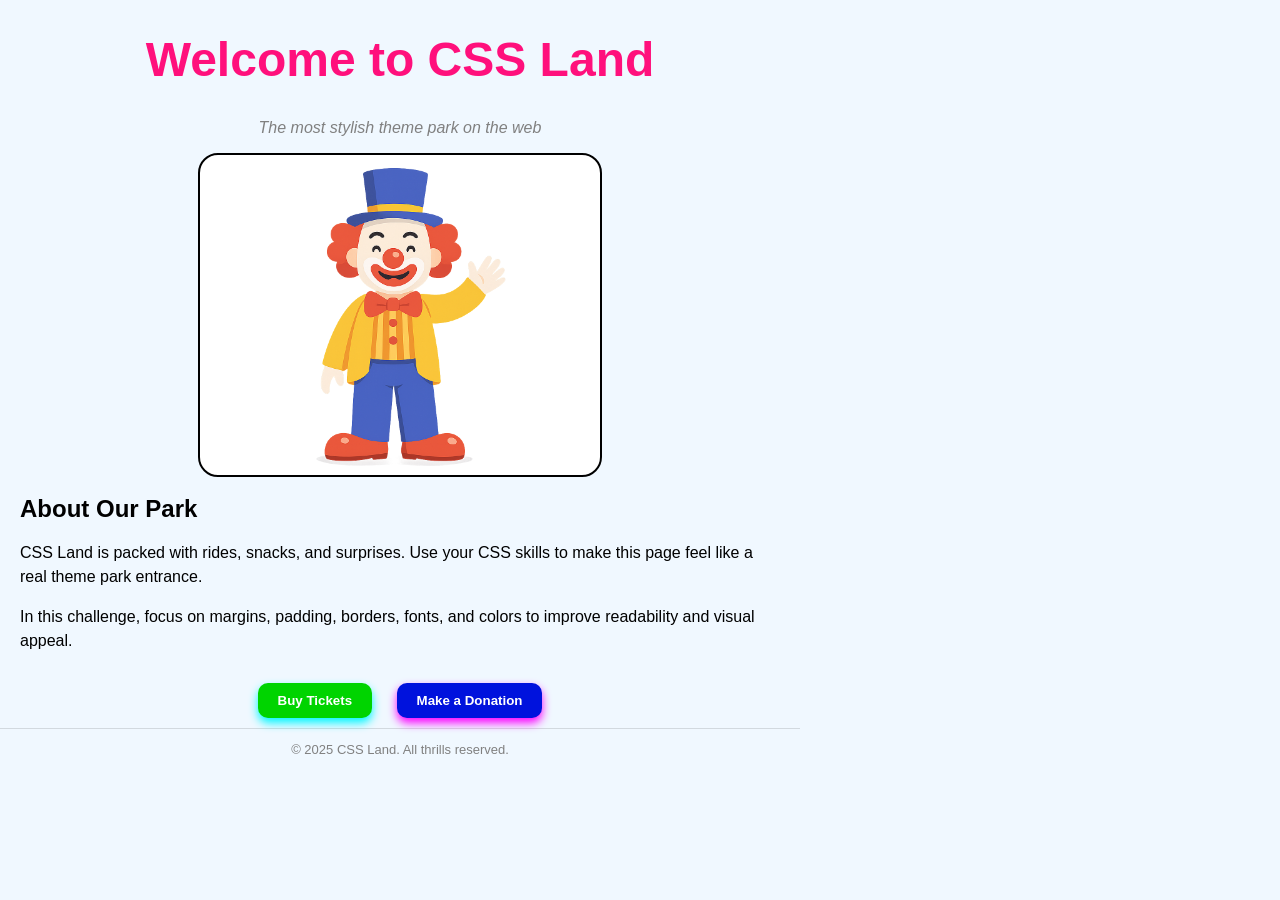
<file: Week2_InClass/Challenge1/home.html>
<!DOCTYPE html>
<html lang="en">
<head>
    <meta charset="UTF-8" />
    <meta name="viewport" content="width=device-width, initial-scale=1.0"/>
    <title>Challenge 1 - CSS Land - Welcome</title>
    <link rel="stylesheet" href="styles.css"/>
</head>
<body>

    <!-- DO NOT MODIFY HTML
         YOU MAY ONLY EDIT styles.css
    -->

    <div class="container">

        <header class="site-header">
            <h1>Welcome to <span class="park-name">CSS Land</span></h1>
            <p class="tagline">The most stylish theme park on the web</p>
        </header>

        <main>
            <section class="hero">
                <div class="mascot-placeholder" aria-label="Mascot placeholder" role="img">
                    <img id="mascot-image" src="mascot.png">
                </div>
            </section>

            <section class="about">
                <h2>About Our Park</h2>
                <p>CSS Land is packed with rides, snacks, and surprises. Use your CSS skills to make this
                    page feel like a real theme park entrance.
                </p>
                <p>In this challenge, focus on margins, padding, borders, fonts, and colors to improve
                    readability and visual appeal.
                </p>
            </section>

            <section class="actions">
                <button class="buy-tickets">Buy Tickets</button>
                <button class="make-donation">Make a Donation</button>
            </section>
        </main>

        <footer class="site-footer">
            <p>© 2025 CSS Land. All thrills reserved.</p>
        </footer>

    </div>

</body>
</html>
</file>
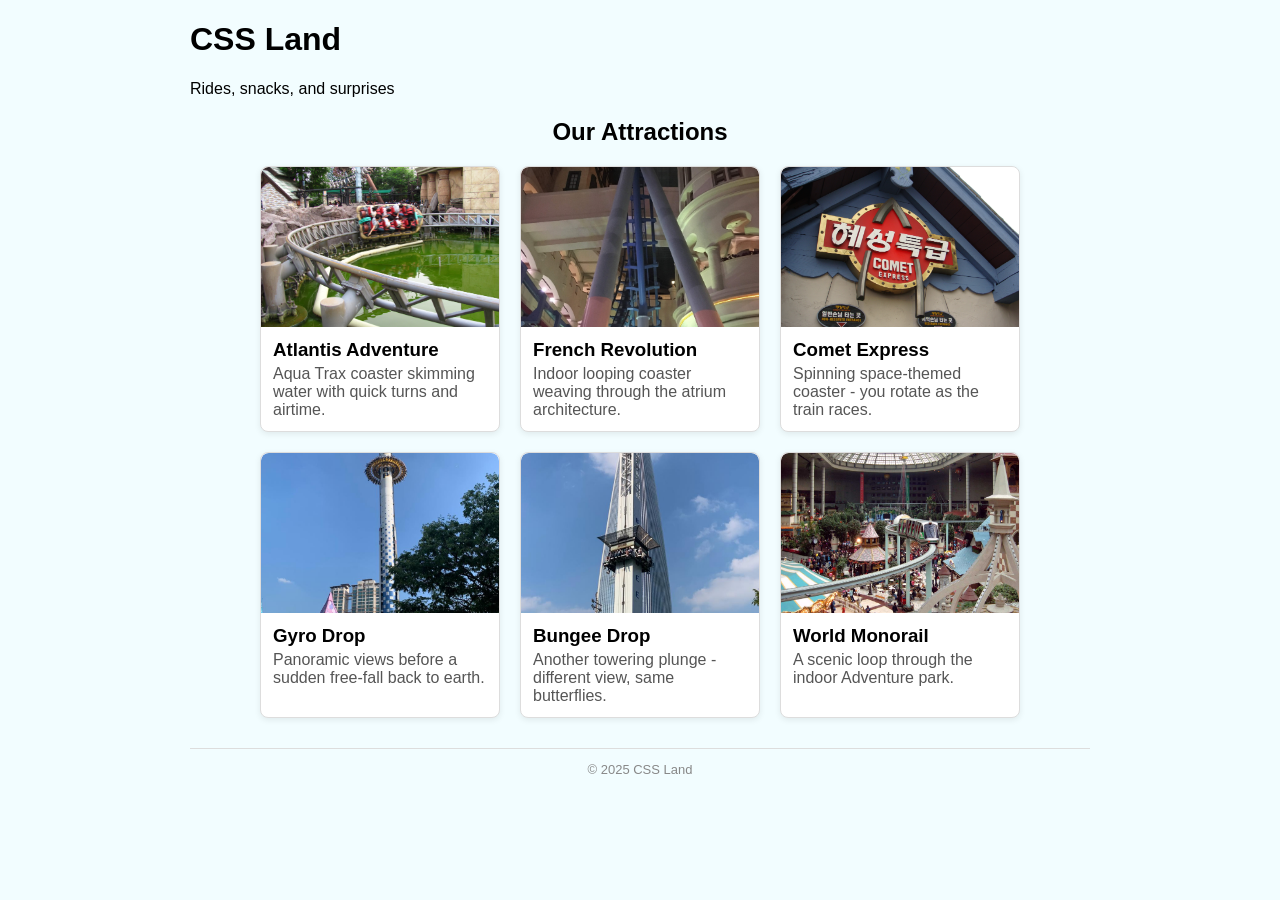
<file: Week2_InClass/Challenge2/home.html>
<!DOCTYPE html>
<html lang="en">
<head>
    <meta charset="UTF-8" />
    <meta name="viewport" content="width=device-width, initial-scale=1.0"/>
    <title>Challenge 2 - CSS Land - Attractions Gallery</title>
    <link rel="stylesheet" href="styles.css"/>
</head>
<body>

    <!-- DO NOT MODIFY home.html -->
    <!-- Add all styling in styles.css -->

    <div class="container">
        <header class="site-header">
            <h1>CSS Land</h1>
            <p class="tagline">Rides, snacks, and surprises</p>
        </header>

        <main>
            <section class="attractions">
                <h2>Our Attractions</h2>

                <div class="cards">
                    <article class="card">
                        <img src="images/atlantis.jpg" alt="Atlantis Adventure at Lotte World">
                        <h3>Atlantis Adventure</h3>
                        <p class="blurb">Aqua Trax coaster skimming water with quick turns and airtime.</p>
                    </article>

                    <article class="card">
                        <img src="images/french.jpg" alt="French Revolution indoor coaster">
                        <h3>French Revolution</h3>
                        <p class="blurb">Indoor looping coaster weaving through the atrium architecture.</p>
                    </article>

                    <article class="card">
                        <img src="images/comet.jpg" alt="Comet Express at Lotte World">
                        <h3>Comet Express</h3>
                        <p class="blurb">Spinning space-themed coaster - you rotate as the train races.</p>
                    </article>

                    <article class="card">
                        <img src="images/gyro.jpg" alt="Gyro Drop tower ride at Lotte World">
                        <h3>Gyro Drop</h3>
                        <p class="blurb">Panoramic views before a sudden free-fall back to earth.</p>
                    </article>

                    <article class="card">
                        <img src="images/bungee.jpg" alt="Bungee Drop at Lotte World">
                        <h3>Bungee Drop</h3>
                        <p class="blurb">Another towering plunge - different view, same butterflies.</p>
                    </article>

                    <article class="card">
                        <img src="images/monorail.jpg" alt="World Monorail at Lotte World Adventure">
                        <h3>World Monorail</h3>
                        <p class="blurb">A scenic loop through the indoor Adventure park.</p>
                    </article>
                </div>
            </section>
        </main>

        <footer class="site-footer">
            <p>© 2025 CSS Land</p>
        </footer>
    </div>

</body>
</html>
</file>
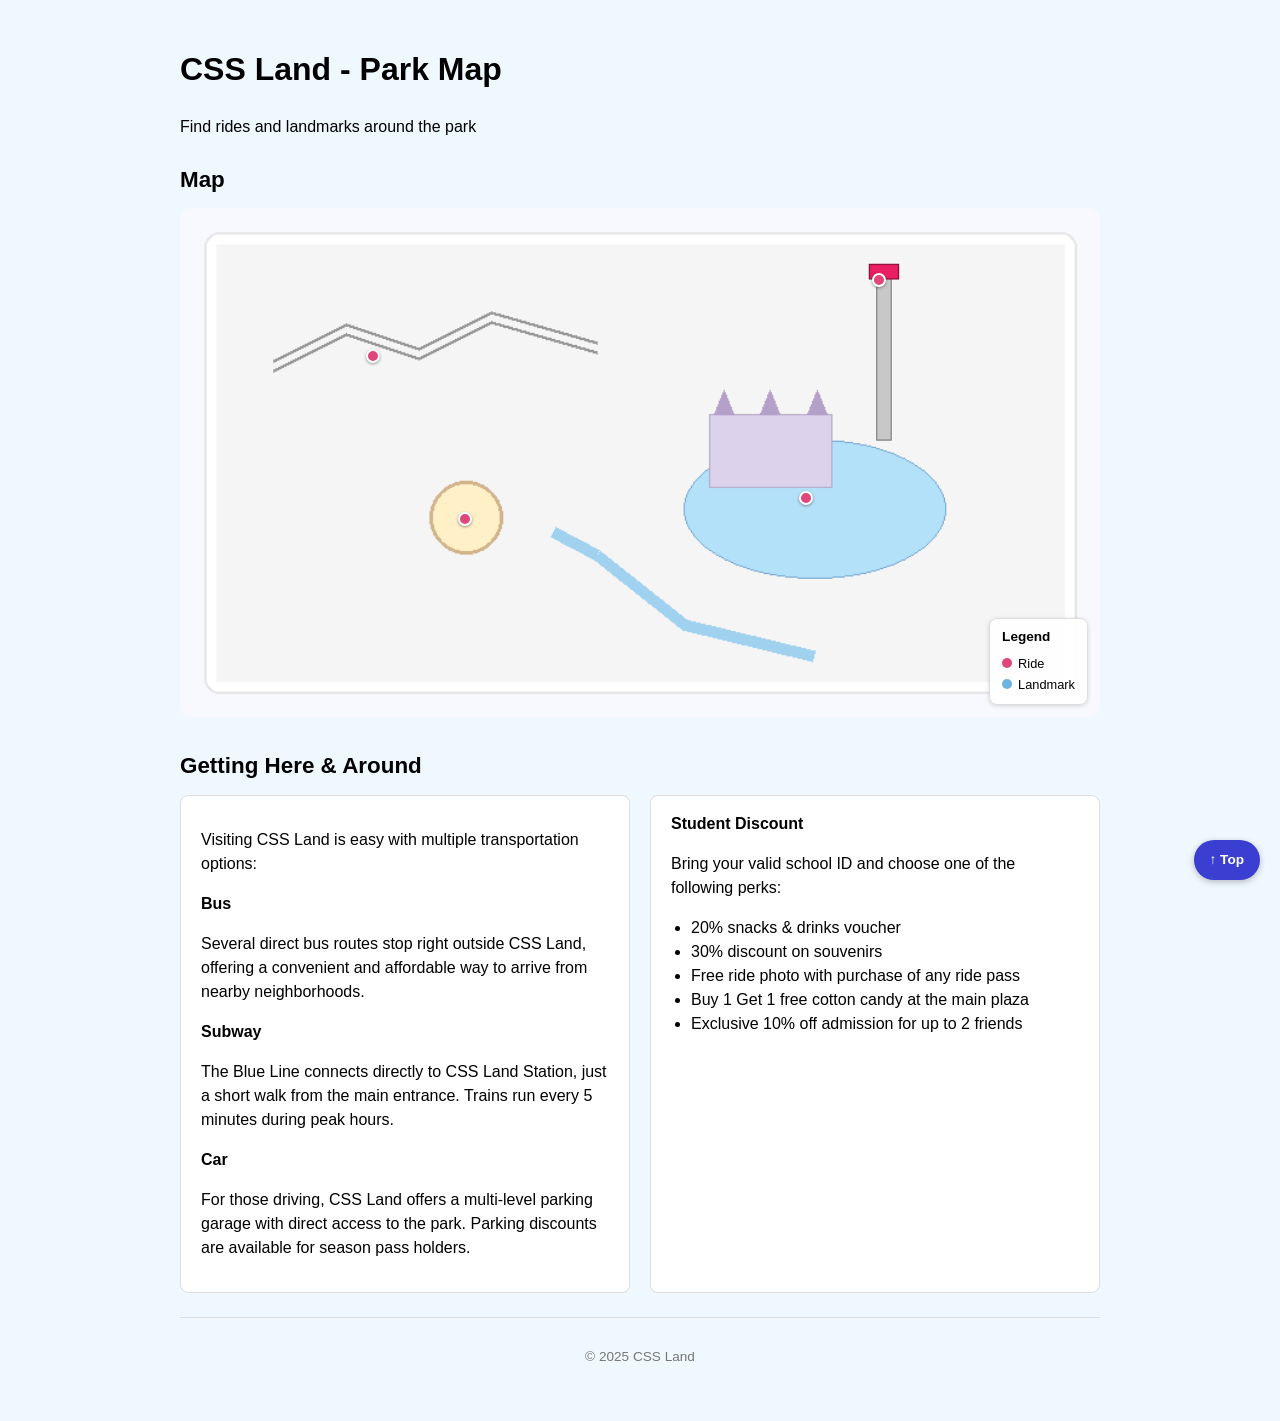
<file: Week2_InClass/Challenge3/home.html>
<!DOCTYPE html>
<html lang="en">
<head>
    <meta charset="UTF-8" />
    <meta name="viewport" content="width=device-width, initial-scale=1.0"/>
    <title>Challenge 3 - CSS Land - Park Map</title>
    <link rel="stylesheet" href="styles.css"/>
</head>
<body id="top">
    <!-- DO NOT MODIFY home.html -->
    <!-- Add all your styles in styles.css -->

    <div class="container">
        <header class="site-header">
            <h1>CSS Land - Park Map</h1>
            <p class="tagline">Find rides and landmarks around the park</p>
        </header>

        <main>
            <section class="map-section">
                <h2>Map</h2>

                <!-- Map wrapper: make this the positioning context -->
                <div class="map-wrapper">
                    <!-- Map image -->
                    <img class="park-map" src="map.png" alt="CSS Land Park Map">

                    <!-- Attraction markers (place precisely on the map) -->
                    <button class="marker" id="marker-atlantis" aria-label="Atlantis Adventure">
                        <span class="tooltip">Atlantis Adventure</span>
                    </button>

                    <button class="marker" id="marker-gyro" aria-label="Gyro Drop">
                        <span class="tooltip">Gyro Drop</span>
                    </button>

                    <button class="marker" id="marker-carousel" aria-label="Carousel Dreams">
                        <span class="tooltip">Carousel Dreams</span>
                    </button>

                    <button class="marker" id="marker-river" aria-label="River Rapids">
                        <span class="tooltip">River Rapids</span>
                    </button>

                    <!-- Legend box pinned to map corner -->
                    <aside class="legend">
                        <h3>Legend</h3>
                        <ul>
                            <li><span class="dot ride"></span> Ride</li>
                            <li><span class="dot landmark"></span> Landmark</li>
                        </ul>
                    </aside>
                </div>
            </section>

            <section class="transport">
                <h2>Getting Here & Around</h2>
                <div class="transport-columns">
                    <!-- Left column: Transportation info -->
                    <div class="transport-info">
                        <p>Visiting CSS Land is easy with multiple transportation options:</p>

                        <h3>Bus</h3>
                        <p>Several direct bus routes stop right outside CSS Land, offering a convenient and affordable way to arrive from nearby neighborhoods.</p>

                        <h3>Subway</h3>
                        <p>The Blue Line connects directly to CSS Land Station, just a short walk from the main entrance. Trains run every 5 minutes during peak hours.</p>

                        <h3>Car</h3>
                        <p>For those driving, CSS Land offers a multi-level parking garage with direct access to the park. Parking discounts are available for season pass holders.</p>
                    </div>

                    <!-- Right column: Student discount info -->
                    <div class="transport-discounts">
                        <h3>Student Discount</h3>
                        <p>Bring your valid school ID and choose one of the following perks:</p>
                        <ul>
                            <li>20% snacks & drinks voucher</li>
                            <li>30% discount on souvenirs</li>
                            <li>Free ride photo with purchase of any ride pass</li>
                            <li>Buy 1 Get 1 free cotton candy at the main plaza</li>
                            <li>Exclusive 10% off admission for up to 2 friends</li>
                        </ul>
                    </div>
                </div>
            </section>

        </main>

        <!-- Fixed Back to Top button -->
        <a href="#top" class="back-to-top" aria-label="Back to top">↑ Top</a>

        <footer class="site-footer">
            <p>© 2025 CSS Land</p>
        </footer>
    </div>
</body>
</html>
</file>
<file: mestyles.css>
body {
    font-family: Arial, sans-serif;
    background-color: #c8f9ff3b;
    color: black;
    text-align: center;
}

figure img {
    width: 250px;
    height: 250px;
    object-fit: cover;
    border: 3px solid black;
    border-radius: 20px;
}

iframe {
    position: fixed;
    top: 10px;
    left: 10px;
    width: 300px;
    height: 170px;
    z-index: 100;
    transition: transform 0.3s ease;
    transform-origin: top left;
}

iframe:hover {
    transform: scale(3);
}

.bio-box {
    position: relative;
    max-width: 500px;
    margin: 20px auto;
    padding: 20px;
    border: 2px solid black;
    border-radius: 10px;
    background-color: white;
    overflow: visible;
}

.wave-emoji {
    position: absolute;
    left: 50%;
    bottom: 20px;
    font-size: 1.5rem;
    opacity: 0;
    pointer-events: none;
}

.bio-box:hover .wave-emoji {
    animation: pray-burst 1s ease-out forwards;
    animation-delay: calc(var(--i) * 0.08s);
}

.internship-callout {
    position: relative;
    max-width: 500px;
    margin: 20px auto;
    padding: 20px;
    border: 2px solid #ff9800;
    border-radius: 10px;
    background-color: #fff3cd;
    overflow: visible;
}

.pray-emoji {
    position: absolute;
    left: 50%;
    bottom: 20px;
    font-size: 1.5rem;
    opacity: 0;
    pointer-events: none;
}

.internship-callout:hover .pray-emoji {
    animation: pray-burst 1s ease-out forwards;
    animation-delay: calc(var(--i) * 0.08s);
}

@keyframes pray-burst {
    0% {
        opacity: 0;
        transform: translate(-50%, 0) scale(0.5) rotate(0deg);
    }
    20% {
        opacity: 1;
    }
    100% {
        opacity: 0;
        transform:
            translate(calc(-50% + (var(--i) - 3.5) * 40px), -120px)
            scale(1.2)
            rotate(calc((var(--i) - 3.5) * 20deg));
    }
}

footer {
    margin-top: 40px;
    padding: 10px;
    font-size: 0.85em;
    color: gray;
}
</file>
<file: Week2_InClass/Challenge1/styles.css>
/* styles.css - Challenge #1 (Skeleton) */
body{
    font-family:Arial, Helvetica, sans-serif ;
    background-color: aliceblue;
    color: black ;
    margin: 0;
}

.container {
    padding: auto;
    max-width: 800px;
}

.site-header h1 {
    text-align: center;
    color: rgb(255, 16, 124);
    font-weight: bold;
    font-size: 300%;
    
}

.site-header p {
    text-align: center;
    color: grey;
    font-style: italic;
}

.about {
    margin: 20px;
    line-height: 150%;
}

#mascot-image {
    display: block;
    margin:  auto;
    width: 80%;
}

.mascot-placeholder {
    width: 50%;
    text-align: center;
    margin: auto;
    background: white;
    border: 2px solid black;
    border-radius: 20px;
}

.buy-tickets {
    margin: 10px;
    color: white;
    font-weight: bold ;
    background-color: rgb(0, 212, 0);
    border-radius: 10px;
    border: 0;
    padding: 10px 20px;
    box-shadow: 0px 5px 10px rgb(0, 247, 255);
}

.make-donation {
    margin: 10px;
    color: white;
    font-weight: bold ;
    background-color: rgb(0, 18, 221);
    border-radius: 10px;
    border: 0;
    padding: 10px 20px;
    box-shadow: 0px 5px 10px rgb(251, 0, 255);
}

.buy-tickets:hover {
    transform: translateY(-5px);
    background-color: #008416;
    cursor: pointer;
}

.make-donation:hover {
    transform: translateY(-5px);
    background-color: #002791;
    cursor: pointer;
}

.actions {
    max-width: 380px;
    margin: auto;
    text-align: center;
}

.site-footer {
    text-align: center;
    border-top: 1px solid rgba(0, 0, 0, 0.125);
    font-size: small;
    color: grey;
}
</file>
<file: Week2_InClass/Challenge2/styles.css>
/* styles.css - Challenge #2 (Skeleton: Rides Gallery) */


/* 0) Base page */
body {
    background-color: #c8f9ff3b;
    font-family: Arial, Helvetica, sans-serif;
}


/* 1) Container */
.container {
    max-width: 900px;
    margin: 0 auto;
    padding: 0 30px;
}


/* 2) Section heading */
.attractions h2 {
    text-align: center;
}


/* 3) Cards wrapper (center all cards horizontally) */
.cards {
    display: flex;
    flex-wrap: wrap;
    justify-content: center;
    gap: 20px;
}


/* 4) Card (size, spacing, border, rounded corners) */
.card {
    width: 240px;
    box-sizing: border-box;
    border: 1px solid #dddddd;
    border-radius: 8px;
    background-color: #ffffff;
    box-shadow: 0 2px 6px rgba(0, 0, 0, 0.08);
    overflow: hidden;
}


/* 5) Card text (h3 title, paragraph blurb) */
.card h3 {
    margin: 12px 12px 4px;
    font-weight: bold;
}

.card .blurb {
    margin: 0 12px 12px;
    color: #555555;
}


/* 6) Card image (fit within card, centered) */
.card img {
    display: block;
    width: 100%;
    height: 160px;
    object-fit: cover;
    border-radius: 8px 8px 0 0;
}


/* 7) Hover state: change border to green, then make it wigglew */
.card:hover {
    border-color: red;
    animation: wiggle 0.4s ease-in-out;
}

@keyframes wiggle {
    0% { transform: rotate(0deg); }
    25% { transform: rotate(-3deg); }
    50% { transform: rotate(3deg); }
    75% { transform: rotate(-3deg); }
    100% { transform: rotate(0deg); }
}


/* 8) Footer */
.site-footer {
    margin-top: 30px;
    border-top: 1px solid #dddddd;
    text-align: center;
    font-size: small;
    color: #888888;
}
</file>
<file: Week2_InClass/Challenge3/styles.css>
/* styles.css - Challenge #3 (Skeleton: Park Map - Positioning) */


/* 0) Base page (font, background, text color, remove default margins) */
body {
   font-family: Arial, Helvetica, sans-serif;
   background-color: aliceblue;
   color: black;
   margin: 0;
   line-height: 1.5;
}

/* 1) Container (center, max-width, padding) */
.container {
   max-width: 920px;
   margin: 0 auto;
   padding: 24px;
}

/* 2) Map section heading (spacing, readability) */
.map-section h2 {
   margin: 24px 0 12px;
   font-size: 1.4rem;
}

/* 3) Map wrapper
   - Make this the positioning context for absolute children (hint: relative).
   - Ensure it doesn't overflow horizontally.
*/
.map-wrapper {
   position: relative;
   overflow: hidden;
   border-radius: 10px;
}

/* 4) Map image
   - Keep it responsive inside the container (full width of wrapper, auto height).
*/
.park-map {
   display: block;
   width: 100%;
   height: auto;
}

/* 5) Markers
   - Style as small circular buttons (size, color, border-radius).
   - Absolutely position them using top/left percentages so they sit over the map.
   - Center each marker over its coordinates (hint: translate).
   - Ensure markers appear ABOVE the map (z-index).
*/
.marker {
   position: absolute;
   width: 14px;
   height: 14px;
   border-radius: 50%;
   background-color: #e0457b;
   border: 2px solid white;
   box-shadow: 0 1px 3px rgba(0, 0, 0, 0.4);
   padding: 0;
   cursor: pointer;
   transform: translate(-50%, -50%);
   z-index: 2;
}

#marker-atlantis {
   top: 29%;
   left: 21%;
}

#marker-gyro {
   top: 14%;
   left: 76%;
}

#marker-carousel {
   top: 61%;
   left: 31%;
}

#marker-river {
   top: 57%;
   left: 68%;
}

/* 6) Tooltips
   - Hidden by default; visible on hover of the marker.
   - Small label box above the marker (position absolute relative to marker).
   - Add a subtle background, border, and rounded corners.
   - Raise above map and marker with z-index.
*/
.tooltip {
   position: absolute;
   bottom: 100%;
   left: 50%;
   transform: translate(-50%, -8px);
   background-color: rgba(0, 0, 0, 0.8);
   color: white;
   padding: 4px 8px;
   border-radius: 6px;
   font-size: 0.75rem;
   white-space: nowrap;
   visibility: hidden;
   opacity: 0;
   transition: opacity 0.15s ease;
   z-index: 3;
   pointer-events: none;
}

.marker:hover .tooltip,
.marker:focus .tooltip {
   visibility: visible;
   opacity: 1;
}

/* 7) Legend box
   - Position absolute INSIDE the map wrapper, bottom-right corner.
   - Add background, padding, small rounded corners.
   - Keep text legible and compact.
*/
.legend {
   position: absolute;
   bottom: 12px;
   right: 12px;
   background-color: rgba(255, 255, 255, 0.95);
   border: 1px solid #ddd;
   border-radius: 8px;
   padding: 8px 12px;
   font-size: 0.8rem;
   box-shadow: 0 1px 4px rgba(0, 0, 0, 0.15);
   z-index: 1;
}

.legend h3 {
   margin: 0 0 6px;
   font-size: 0.85rem;
}

.legend ul {
   list-style: none;
   margin: 0;
   padding: 0;
}

.legend li {
   display: flex;
   align-items: center;
   gap: 6px;
   margin-bottom: 2px;
}

.legend .dot {
   width: 10px;
   height: 10px;
   border-radius: 50%;
   display: inline-block;
}

.legend .dot.ride {
   background-color: #e0457b;
}

.legend .dot.landmark {
   background-color: #6fb3e0;
}


/* 8) Fixed Back to Top button
   - Position fixed at bottom-right of viewport.
   - Visible at all times.
   - Style as a small pill button.
   - Keep above everything with z-index.
*/
.back-to-top {
   position: fixed;
   bottom: 20px;
   right: 20px;
   background-color: #3b3fd1;
   color: white;
   text-decoration: none;
   font-size: 0.85rem;
   font-weight: bold;
   padding: 10px 16px;
   border-radius: 999px;
   box-shadow: 0 2px 6px rgba(0, 0, 0, 0.25);
   z-index: 100;
   transition: transform 0.15s ease, background-color 0.15s ease;
}

.back-to-top:hover {
   transform: translateY(-2px);
   background-color: #2a2ea3;
}

/* 9) Footer (muted, centered) */
.site-footer {
   margin-top: 24px;
   padding: 16px 0;
   border-top: 1px solid #ddd;
   text-align: center;
   color: #777;
   font-size: 0.85rem;
}

/* 10) Getting Here & Around section styling  */
.transport {
   margin-top: 32px;
}

.transport h2 {
   margin: 24px 0 12px;
   font-size: 1.4rem;
}

.transport-columns {
   display: flex;
   gap: 20px;
   flex-wrap: wrap;
}

.transport-info,
.transport-discounts {
   flex: 1;
   min-width: 280px;
   background-color: white;
   border: 1px solid #ddd;
   border-radius: 8px;
   padding: 16px 20px;
}

.transport-info h3,
.transport-discounts h3 {
   margin-top: 16px;
   margin-bottom: 6px;
   font-size: 1rem;
}

.transport-info h3:first-child,
.transport-discounts h3:first-child {
   margin-top: 0;
}

.transport-discounts ul {
   margin: 8px 0 0;
   padding-left: 20px;
}
</file>
